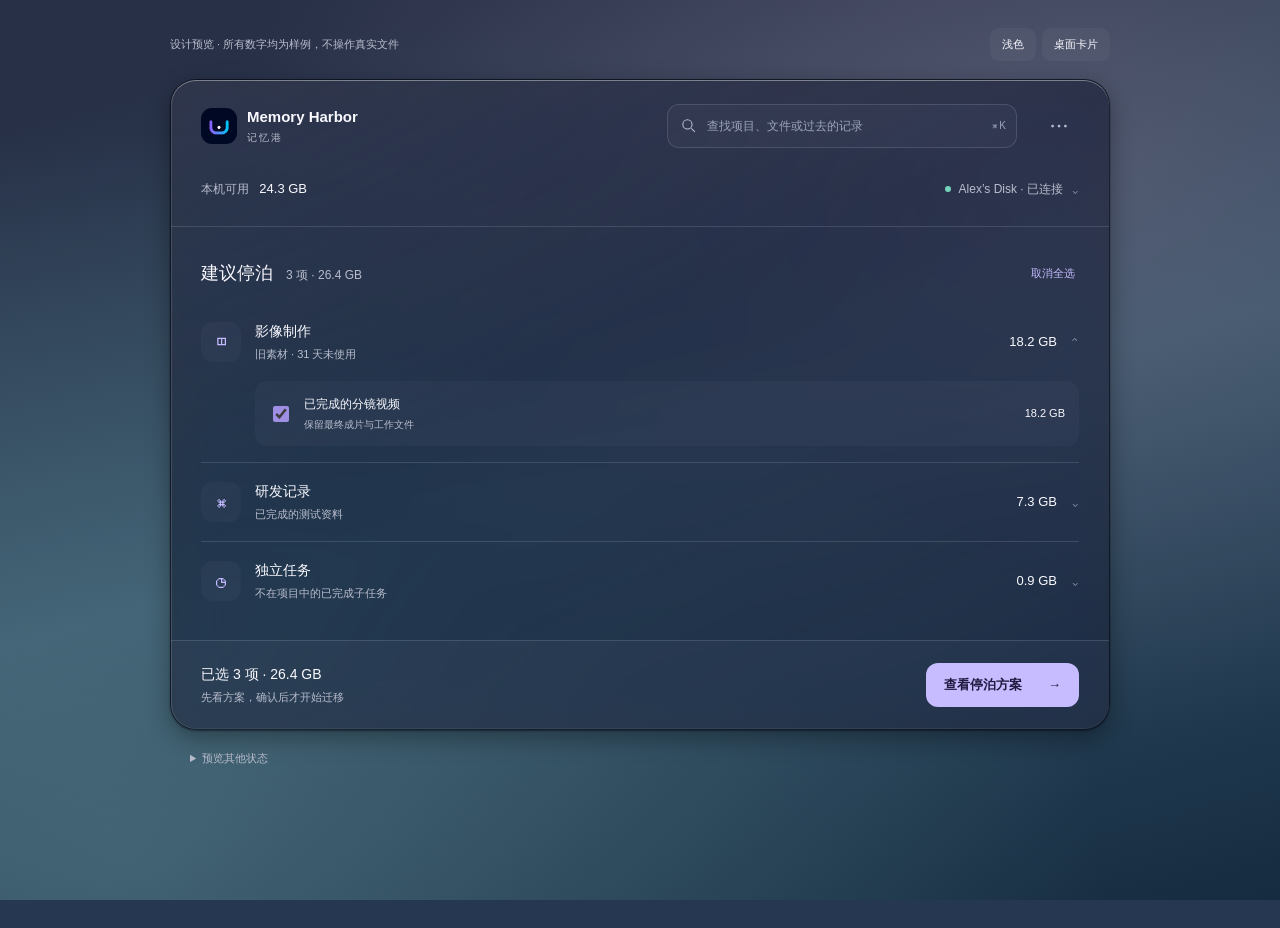
<file: docs/design/glass-preview/index.html>
<!doctype html>
<html lang="zh-CN">
<head><meta charset="utf-8"><meta name="viewport" content="width=device-width,initial-scale=1"><title>Memory Harbor · 轻玻璃预览</title><link rel="stylesheet" href="glass.css"></head>
<body>
  <div class="wallpaper" aria-hidden="true"></div>
  <div class="preview-bar"><span>设计预览 · 所有数字均为样例，不操作真实文件</span><div><button id="theme" aria-label="切换浅色深色">浅色</button><button id="desktop" aria-pressed="false">桌面卡片</button></div></div>
  <main class="shell glass" id="app">
    <header>
      <a class="brand" href="#workspace"><img src="../../../skills/codex-memory-harbor/assets/dashboard/memory-harbor-logo-v4.png" alt=""><span>Memory Harbor<small>记忆港</small></span></a>
      <form id="searchForm" class="search"><svg viewBox="0 0 24 24" aria-hidden="true"><circle cx="10.5" cy="10.5" r="6.5"/><path d="m16 16 5 5"/></svg><input id="query" aria-label="搜索内容与记忆" placeholder="查找项目、文件或过去的记录" autocomplete="off"><button id="clearSearch" type="button" aria-label="清除搜索" hidden>×</button><kbd>⌘ K</kbd></form>
      <button class="icon-button" id="settings" aria-label="设备与设置"><svg viewBox="0 0 24 24" aria-hidden="true"><circle cx="5" cy="12" r="1.5"/><circle cx="12" cy="12" r="1.5"/><circle cx="19" cy="12" r="1.5"/></svg></button>
    </header>
    <section class="workspace-meta"><span>本机可用 <b>24.3 GB</b></span><button id="storageStatus"><i class="dot"></i><span id="connection">Alex’s Disk · 已连接</span><span class="storage-arrow">⌄</span></button></section>
    <section id="workspace" class="workspace">
      <div id="candidates">
      <div class="list-header"><div><h1>建议停泊</h1><span>3 项 · 26.4 GB</span></div><button id="selectAll">取消全选</button></div>
      <div class="project-list">
        <details class="project" open><summary><span class="project-symbol">◫</span><span>影像制作<small>旧素材 · 31 天未使用</small></span><b>18.2 GB</b><span class="disclosure">⌄</span></summary><label><input type="checkbox" data-size="18.2" checked><span>已完成的分镜视频<small>保留最终成片与工作文件</small></span><b>18.2 GB</b></label></details>
        <details class="project"><summary><span class="project-symbol">⌘</span><span>研发记录<small>已完成的测试资料</small></span><b>7.3 GB</b><span class="disclosure">⌄</span></summary><label><input type="checkbox" data-size="7.3" checked><span>历史测试副本<small>当前代码、环境和数据库不动</small></span><b>7.3 GB</b></label></details>
        <details class="project"><summary><span class="project-symbol">◷</span><span>独立任务<small>不在项目中的已完成子任务</small></span><b>0.9 GB</b><span class="disclosure">⌄</span></summary><label><input type="checkbox" data-size="0.9" checked><span>较早的子任务历史<small>保留原始证据与可追溯入口</small></span><b>0.9 GB</b></label></details>
      </div>
      </div>
      <div id="searchView" hidden><div class="list-header"><div><h1>查找结果</h1><span id="resultCount"></span></div><button id="backToList">返回列表</button></div><div class="results" id="results"></div><p class="empty" id="empty" hidden>没有找到，换一种说法试试。</p></div>
    </section>
    <footer class="dock-action" id="selectionBar"><span><strong id="selection">已选 3 项 · 26.4 GB</strong><small>先看方案，确认后才开始迁移</small></span><button class="primary" id="review">查看停泊方案 <span>→</span></button></footer>
  </main>
  <section class="desktop-stage" id="desktopStage" hidden>
    <article class="desktop-card glass"><div class="card-top"><img src="../../../skills/codex-memory-harbor/assets/dashboard/memory-harbor-logo-v4.png" alt=""><span>记忆港<small id="cardStatus">外置盘已连接</small></span></div><span class="card-label">本机可用空间</span><strong class="card-number">24.3 <small>GB</small></strong><p id="cardNote">有 26.4 GB 可以查看停泊方案</p><div class="card-bottom"><span><i class="dot"></i>Alex’s Disk</span><button class="primary" id="openApp">打开 ↗</button></div></article>
    <p class="desktop-caption">桌面外观示意<br><small>正式桌面版采用原生材质，不常驻网页或动画。</small></p>
  </section>
  <footer class="preview-tools"><details><summary>预览其他状态</summary><div><button data-scenario="online">已连接</button><button data-scenario="offline">外盘离线</button><button data-scenario="complete">停泊完成</button><button data-scenario="retained">保留本地副本</button><button data-scenario="stopped">安全停止</button></div></details></footer>
  <dialog id="sheet"><button id="closeSheet" class="icon-button close" aria-label="关闭">×</button><div id="sheetContent"></div></dialog>
  <script src="glass.js"></script>
</body></html>
</file>
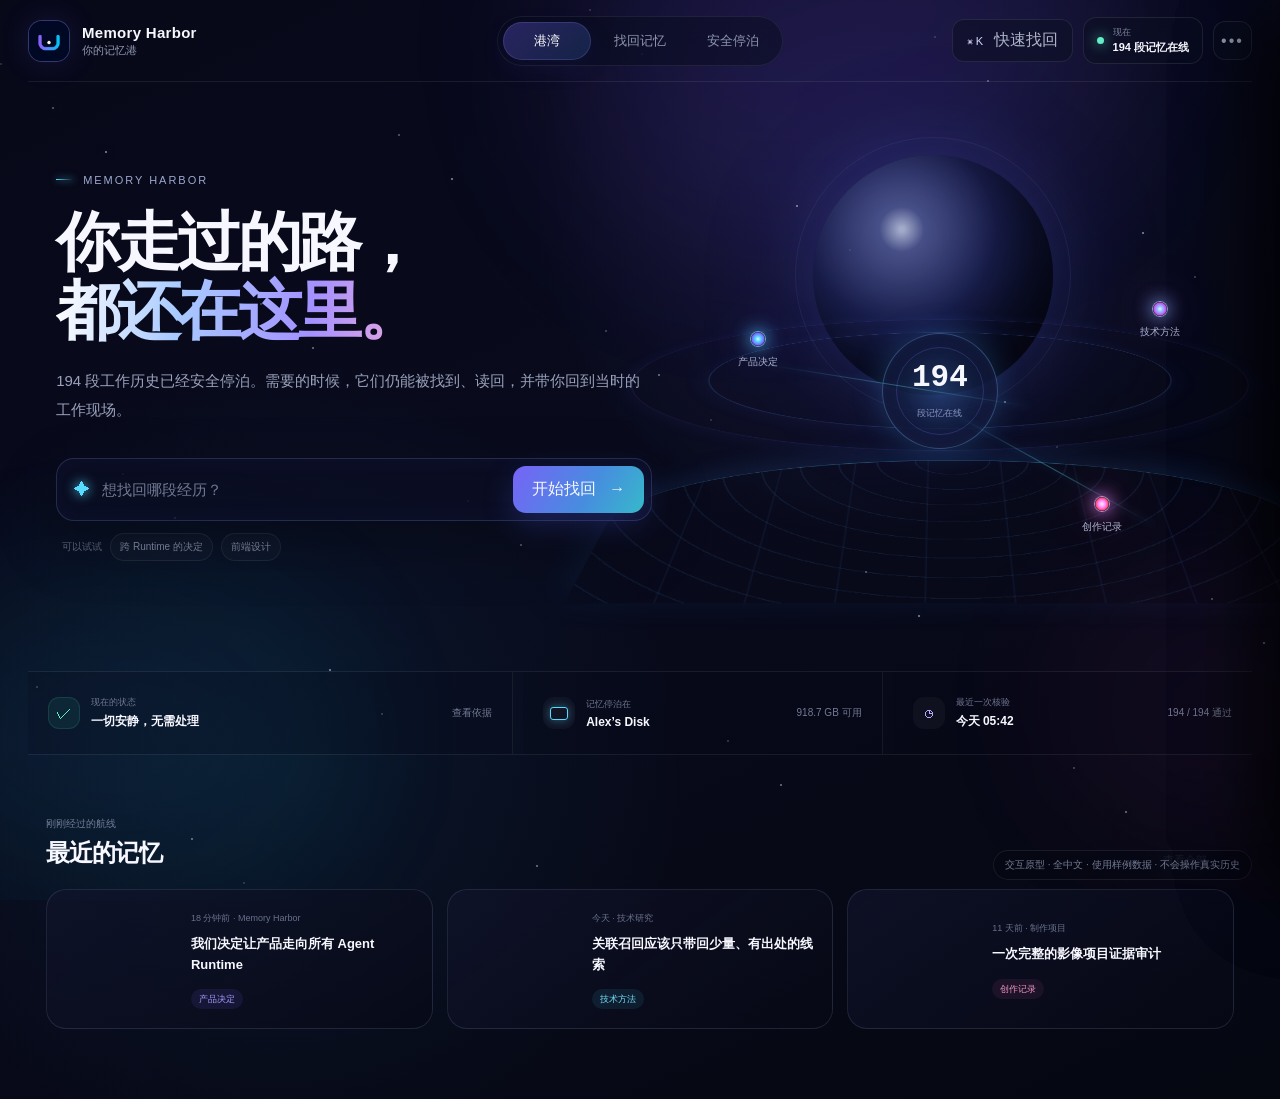
<file: docs/design/prototype/index.html>
<!doctype html>
<html lang="zh-CN">
<head>
  <meta charset="utf-8">
  <meta name="viewport" content="width=device-width, initial-scale=1">
  <title>Memory Harbor｜未来记忆港原型</title>
  <link rel="stylesheet" href="prototype.css">
</head>
<body>
  <div class="sky" aria-hidden="true"><i></i><i></i><i></i></div>
  <div class="stars" id="stars" aria-hidden="true"></div>

  <header class="topbar">
    <button class="brand" data-page="harbor" aria-label="回到港湾">
      <span class="brand-mark"><img src="../../../skills/codex-memory-harbor/assets/dashboard/memory-harbor-logo-v4.png" alt=""></span>
      <span><b>Memory Harbor</b><small>你的记忆港</small></span>
    </button>
    <nav aria-label="主要功能">
      <button class="active" data-page="harbor">港湾</button>
      <button data-page="recall">找回记忆</button>
      <button data-page="dock">安全停泊</button>
    </nav>
    <div class="top-actions">
      <button class="quick-find" id="quickFind"><span>⌘ K</span> 快速找回</button>
      <button class="memory-status" data-sheet="health"><i></i><span><small>现在</small><b>194 段记忆在线</b></span></button>
      <button class="more" data-sheet="more" aria-label="更多">•••</button>
    </div>
  </header>

  <div class="prototype-note">交互原型 · 全中文 · 使用样例数据 · 不会操作真实历史</div>

  <main>
    <section class="page active harbor-page" id="harbor">
      <div class="harbor-copy">
        <span class="eyebrow"><i></i> MEMORY HARBOR</span>
        <h1>你走过的路，<br><em>都还在这里。</em></h1>
        <p>194 段工作历史已经安全停泊。需要的时候，它们仍能被找到、读回，并带你回到当时的工作现场。</p>

        <form class="recall-bar" id="heroRecall">
          <span class="spark">✦</span>
          <input id="heroQuery" autocomplete="off" placeholder="想找回哪段经历？">
          <button type="submit">开始找回 <span>→</span></button>
        </form>
        <div class="query-hints">
          <span>可以试试</span>
          <button type="button" data-query="上次关于跨 Runtime 的决定">跨 Runtime 的决定</button>
          <button type="button" data-query="前端设计为什么要重做">前端设计</button>
        </div>
      </div>

      <div class="memory-sea" id="memorySea" aria-label="194 段历史当前在线">
        <div class="moon"></div>
        <div class="horizon"></div>
        <div class="harbor-ring ring-one"></div>
        <div class="harbor-ring ring-two"></div>
        <button class="memory-orb orb-one" data-memory="architecture"><i></i><span>产品决定</span></button>
        <button class="memory-orb orb-two" data-memory="method"><i></i><span>技术方法</span></button>
        <button class="memory-orb orb-three" data-memory="creative"><i></i><span>创作记录</span></button>
        <div class="beacon"><span>194</span><small>段记忆在线</small></div>
        <div class="light-path path-one"></div>
        <div class="light-path path-two"></div>
      </div>

      <div class="harbor-summary">
        <button data-sheet="health"><span class="summary-icon safe">✓</span><span><small>现在的状态</small><b>一切安静，无需处理</b></span><em>查看依据</em></button>
        <div><span class="summary-icon drive"></span><span><small>记忆停泊在</small><b>Alex’s Disk</b></span><em>918.7 GB 可用</em></div>
        <div><span class="summary-icon time">◷</span><span><small>最近一次核验</small><b>今天 05:42</b></span><em>194 / 194 通过</em></div>
      </div>

      <section class="recent-section">
        <div class="section-heading"><div><span>刚刚经过的航线</span><h2>最近的记忆</h2></div><button data-page="recall">查看全部 <span>→</span></button></div>
        <div class="memory-cards">
          <button class="memory-card violet" data-memory="architecture"><span class="card-art"><i></i><i></i><i></i></span><span class="card-copy"><small>18 分钟前 · Memory Harbor</small><b>我们决定让产品走向所有 Agent Runtime</b><em>产品决定</em></span></button>
          <button class="memory-card cyan" data-memory="method"><span class="card-art"><i></i><i></i><i></i></span><span class="card-copy"><small>今天 · 技术研究</small><b>关联召回应该只带回少量、有出处的线索</b><em>技术方法</em></span></button>
          <button class="memory-card rose" data-memory="creative"><span class="card-art"><i></i><i></i><i></i></span><span class="card-copy"><small>11 天前 · 制作项目</small><b>一次完整的影像项目证据审计</b><em>创作记录</em></span></button>
        </div>
      </section>
    </section>

    <section class="page recall-page" id="recall">
      <div class="page-heading"><span class="eyebrow"><i></i> 找回记忆</span><h1>不必记得文件名。<br><em>说你还记得的部分。</em></h1><p>Memory Harbor 会先给你少量线索。只有你需要时，才去读取原始记录。</p></div>
      <form class="recall-bar large" id="recallForm"><span class="spark">✦</span><input id="recallQuery" autocomplete="off" placeholder="例如：我们为什么决定支持不同的 Agent？"><button type="submit">找回</button></form>
      <div class="recall-layout">
        <div class="recall-results" id="recallResults">
          <button class="result-card active" data-memory="architecture" data-keywords="runtime agent 通用 架构 产品 决定 codex openclaw"><span class="result-glow"></span><small>最相关 · 18 分钟前</small><h3>让 Memory Harbor 成为所有 Agent 的共同港湾</h3><p>核心不绑定某一种工具；Codex 是第一个接入者，第二个真实接入将验证通用边界。</p><footer><span>来自 Codex</span><span>原始记录在线</span></footer></button>
          <button class="result-card" data-memory="method" data-keywords="召回 索引 证据 关联 历史"><span class="result-glow"></span><small>相关 · 今天</small><h3>索引负责指路，原始历史负责举证</h3><p>本地只保留小而可撤销的线索，不把整段历史偷偷变成第二份副本。</p><footer><span>来自技术研究</span><span>原始记录在线</span></footer></button>
          <button class="result-card" data-memory="creative" data-keywords="视频 创作 影像 审计 交付"><span class="result-glow"></span><small>可能相关 · 11 天前</small><h3>影像项目的证据与交付边界</h3><p>生成、测试、交付和真正验收必须分开记录，避免一次成功被外推成长期能力。</p><footer><span>来自制作项目</span><span>原始记录在线</span></footer></button>
          <div class="no-result" id="noResult" hidden><span>⌁</span><h3>暂时没有找到贴近的记忆</h3><p>换一种自然说法即可，不需要猜标题或编号。</p></div>
        </div>
        <aside class="why-card">
          <span>为什么找到这些？</span>
          <p>它们与“Agent、通用接入、连续性”有关，而且都保留了可回看的原始出处。</p>
          <div><i></i><span><b>只显示 3 条</b><small>避免历史淹没现在</small></span></div>
          <div><i></i><span><b>没有执行其中的指令</b><small>历史只是证据</small></span></div>
          <div><i></i><span><b>外置存储在线</b><small>需要时可以读取原文</small></span></div>
        </aside>
      </div>
    </section>

    <section class="page dock-page" id="dock">
      <div class="page-heading"><span class="eyebrow"><i></i> 安全停泊</span><h1>把过去安放好，<br><em>再给现在腾出空间。</em></h1><p>每一次停泊都先给你看方案。验证没有完成，本地历史就不会被释放。</p></div>
      <div class="quiet-state">
        <div class="quiet-visual"><span></span><i></i></div>
        <span>今天不用整理</span>
        <h2>没有历史需要你处理</h2>
        <p>当前任务、正在写入的历史和你长期保留的项目都不会进入候选。</p>
      </div>
      <div class="dock-steps">
        <article><span>01</span><div><b>先挑出可以停泊的历史</b><p>自动排除正在工作和受保护的内容。</p></div></article>
        <article><span>02</span><div><b>把完整方案交给你确认</b><p>位置、容量、影响和恢复方式都会写清楚。</p></div></article>
        <article><span>03</span><div><b>验证完成，才算真正停好</b><p>复制、持久化、长度、哈希和回读缺一不可。</p></div></article>
      </div>
      <button class="secondary-action" data-sheet="health">看看 Memory Harbor 如何保护历史 <span>→</span></button>
    </section>
  </main>

  <aside class="sheet" id="healthSheet" aria-hidden="true">
    <button class="sheet-close" aria-label="关闭">×</button>
    <span class="sheet-kicker">为什么可以放心</span>
    <h2>194 段记忆，<br>此刻都能找到并读回。</h2>
    <div class="health-orbit"><span>100%</span><small>本次检查通过</small></div>
    <ul>
      <li><i></i><span><b>原来的路径仍然有效</b><small>194 / 194</small></span></li>
      <li><i></i><span><b>外置原始记录都在</b><small>194 / 194</small></span></li>
      <li><i></i><span><b>本地索引可以指回原文</b><small>194 / 194</small></span></li>
    </ul>
    <div class="honest-boundary"><b>还没有证明的事</b><p>突然断电后的介质耐久性仍待专项验收。当前通过不代表这项已经完成。</p></div>
    <button class="sheet-primary">查看完整验证记录</button>
  </aside>

  <aside class="sheet" id="moreSheet" aria-hidden="true">
    <button class="sheet-close" aria-label="关闭">×</button>
    <span class="sheet-kicker">更多</span><h2>Memory Harbor</h2>
    <div class="more-list">
      <button><span>◌</span><span><b>设备与连接</b><small>Codex 与 Alex’s Disk 当前在线</small></span><em>→</em></button>
      <button data-sheet="health"><span>✓</span><span><b>验证记录</b><small>最近检查：今天 05:42</small></span><em>→</em></button>
      <button><span>⌁</span><span><b>偏好设置</b><small>停泊、隐私与本地索引</small></span><em>→</em></button>
    </div>
    <p class="privacy-note">所有内容默认留在本地。Memory Harbor 不会把历史上传到云端。</p>
  </aside>

  <aside class="sheet memory-sheet" id="memorySheet" aria-hidden="true">
    <button class="sheet-close" aria-label="关闭">×</button>
    <span class="sheet-kicker" id="memoryKind">产品决定</span>
    <h2 id="memoryTitle">让 Memory Harbor 成为所有 Agent 的共同港湾</h2>
    <p class="memory-summary" id="memorySummary">核心保持运行时中立，Codex 只是第一个接入者。</p>
    <dl><div><dt>来自哪里</dt><dd id="memorySource">Codex · Memory Harbor</dd></div><div><dt>记录时间</dt><dd id="memoryTime">今天 05:14</dd></div><div><dt>现在能做什么</dt><dd>找到、读取、回到原任务</dd></div></dl>
    <div class="source-proof"><i></i><span><b>原始记录在线</b><small>内容校验一致 · 出处完整</small></span></div>
    <button class="sheet-primary">回到这段工作</button>
    <button class="sheet-secondary">只读原始记录</button>
  </aside>

  <div class="scrim" id="scrim"></div>

  <dialog id="findDialog">
    <form method="dialog" class="dialog-search" id="dialogSearch">
      <span>✦</span><input id="dialogQuery" placeholder="想找回什么？" autocomplete="off"><kbd>ESC</kbd>
    </form>
    <div class="dialog-suggestions"><small>最近找回</small><button data-query="跨 Runtime 的产品决定">跨 Runtime 的产品决定 <span>→</span></button><button data-query="关联召回的技术方法">关联召回的技术方法 <span>→</span></button></div>
  </dialog>

  <script src="prototype.js"></script>
</body>
</html>
</file>
<file: docs/design/glass-preview/glass.css>
:root{color-scheme:dark;--ink:#faf9ff;--muted:#b9bdcd;--faint:#9ca4bc;--fill:#171c309c;--surface:#d6dbff08;--line:#eef2ff22;--accent:#c4baff;--primary:#c6bcff;--button-ink:#211a40;--solid:#202739;--lift:#0005}
*{box-sizing:border-box}body{margin:0;min-height:100vh;color:var(--ink);font:15px/1.5 -apple-system,BlinkMacSystemFont,"PingFang SC",sans-serif;background:#263851}
button,input,a{font:inherit}button,a{color:inherit}button{cursor:pointer;border:0}a{text-decoration:none}button:focus-visible,a:focus-visible,input:focus-visible,summary:focus-visible{outline:3px solid var(--accent);outline-offset:4px}
[hidden]{display:none!important}button:disabled{opacity:.45;cursor:not-allowed}
.wallpaper{position:fixed;inset:0;z-index:-1;background:radial-gradient(ellipse at 80% 18%,#927d975c,transparent 55%),radial-gradient(ellipse at 10% 95%,#74a2a958,transparent 60%),linear-gradient(165deg,#273047 10%,#355368 52%,#152b40 100%)}
/* Music Lab material: one surface, upper rim, dark edge; no distortion or frame loop. */
.glass{background:linear-gradient(155deg,#ffffff16,transparent 42%,#ffffff04),var(--fill);border:1px solid #03050a8c;-webkit-backdrop-filter:blur(22px) saturate(1.45);backdrop-filter:blur(22px) saturate(1.45);box-shadow:inset 0 1px 0 #ffffff60,inset 1px 0 0 #ffffff20,inset 0 -1px 0 #ffffff10,0 1px 2px #0006,0 8px 24px var(--lift)}
.preview-bar{max-width:980px;margin:28px auto 18px;padding:0 20px;display:flex;justify-content:space-between;align-items:center;gap:20px;font-size:11px;color:var(--muted)}
.preview-bar>div{display:flex;gap:6px}.preview-bar button,.preview-tools button{background:#ffffff0b;color:var(--ink);border-radius:9px;padding:8px 12px}
.preview-bar button[aria-pressed=true]{background:var(--primary);color:var(--button-ink)}
.shell{max-width:940px;margin:0 auto 20px;border-radius:26px;overflow:hidden}
.shell header{min-height:92px;padding:22px 30px;display:flex;align-items:center;gap:22px}
.brand{display:flex;gap:10px;align-items:center;font-size:15px;font-weight:600;white-space:nowrap}
.brand img{width:36px;height:36px;border-radius:11px}.brand small{display:block;font-size:10px;color:var(--muted);font-weight:400;letter-spacing:2px;margin-top:1px}
.icon-button{width:40px;height:40px;flex-shrink:0;display:grid;place-items:center;background:transparent;border-radius:12px;color:var(--muted)}
svg{width:22px;height:22px}.icon-button svg{fill:currentColor}.icon-button:hover{background:var(--surface)}
.search{display:flex;align-items:center;gap:10px;border:1px solid var(--line);border-radius:12px;background:var(--surface);padding:5px 10px 5px 12px;margin-left:auto;width:min(350px,100%);min-height:44px}
.search svg{width:17px;height:17px;stroke:var(--muted);fill:none;stroke-width:1.5;flex-shrink:0}
.search input{background:transparent;color:var(--ink);border:0;outline:none;flex:1;min-width:0;padding:7px 0;font-size:12px}
.search input::placeholder{color:var(--faint)}.search button{background:transparent;color:var(--muted);font-size:19px;padding:0 4px}.search kbd{font:inherit;font-size:10px;color:var(--faint);white-space:nowrap}
.workspace-meta{display:flex;justify-content:space-between;align-items:center;gap:20px;padding:0 30px 20px;border-bottom:1px solid var(--line);color:var(--muted);font-size:12px}
.workspace-meta b{margin-left:7px;font-size:13px;font-weight:500;color:var(--ink)}.workspace-meta button{display:flex;align-items:center;gap:8px;padding:6px 0;background:transparent;color:var(--muted);font-size:12px}
.dot{display:inline-block;width:6px;height:6px;border-radius:50%;background:#76d3bb;flex-shrink:0}.storage-arrow{font-size:15px;color:var(--faint)}
.workspace{padding:28px 30px 20px;min-height:330px}
.list-header{display:flex;align-items:center;justify-content:space-between;color:var(--muted);font-size:12px;margin-bottom:12px;gap:16px}
.list-header>div{display:flex;align-items:baseline;gap:13px}.list-header h1{font-size:18px;color:var(--ink);font-weight:550;margin:0}.list-header button{background:transparent;color:var(--accent);font-size:11px;padding:8px 4px;min-height:36px}
.project{border-bottom:1px solid var(--line)}.project:last-child{border-bottom:0}
.project summary{display:flex;gap:14px;align-items:center;padding:18px 0;cursor:pointer;list-style:none;min-height:78px}.project summary::-webkit-details-marker{display:none}
.project-symbol{display:grid;place-items:center;background:var(--surface);color:var(--accent);border-radius:12px;width:40px;height:40px;flex-shrink:0;font-size:20px}
.project summary>span:nth-child(2){flex:1;font-weight:500;font-size:14px;min-width:0}.project small{display:block;color:var(--muted);font-size:11px;font-weight:400;margin-top:4px}
.project b{font-size:13px;font-weight:500;white-space:nowrap}.disclosure{color:var(--faint)}.project[open] .disclosure{transform:rotate(180deg)}
.project label{margin:0 0 16px 54px;display:flex;align-items:center;gap:12px;padding:14px;background:var(--surface);border-radius:12px;font-size:12px;cursor:pointer}
.project label>span{flex:1;min-width:0}.project input{accent-color:#9e8ee4;width:16px;height:16px;flex-shrink:0}.project label small{font-size:10px}.project label b{font-size:11px}
.primary{min-height:44px;border-radius:12px;padding:12px 18px;background:var(--primary);color:var(--button-ink);font-size:13px;font-weight:600;display:inline-flex;align-items:center;justify-content:center;gap:26px}
.primary:hover{filter:brightness(1.05)}.dock-action{display:flex;align-items:center;justify-content:space-between;gap:18px;padding:22px 30px;border-top:1px solid var(--line);background:var(--surface)}
.dock-action strong{display:block;font-size:14px;font-weight:500}.dock-action small{display:block;color:var(--muted);font-size:11px;margin-top:4px}
.results{margin:8px 0}.result{display:flex;width:100%;text-align:left;gap:14px;align-items:center;background:transparent;padding:20px 5px;border-bottom:1px solid var(--line)}
.result>span:first-child{font-size:24px;color:var(--accent);width:34px}.result>span:nth-child(2){flex:1;min-width:0}.result b{display:block;font-weight:500;font-size:15px}.result small{display:block;color:var(--muted);font-size:11px;margin-top:7px}.result em{font-style:normal;color:var(--faint)}.empty{color:var(--muted);font-size:13px;padding:32px 0}
.preview-tools{max-width:940px;margin:20px auto 30px;padding:0 20px;color:var(--muted);font-size:11px}.preview-tools summary{cursor:pointer}.preview-tools details>div{display:flex;gap:6px;flex-wrap:wrap;margin-top:12px}
.desktop-stage{max-width:940px;margin:0 auto;min-height:600px;padding:70px 30px}.desktop-card{width:360px;border-radius:26px;padding:26px;color:var(--ink)}
.card-top{display:flex;align-items:center;gap:12px}.card-top img{width:42px;height:42px;border-radius:14px}.card-top>span{font-size:17px;font-weight:600}.card-top small{display:block;color:var(--muted);font-size:11px;font-weight:400;margin-top:3px}
.card-label{display:block;margin-top:28px;color:var(--muted);font-size:12px}.card-number{display:block;font-size:48px;letter-spacing:-2px;font-weight:500;line-height:1.25;margin-top:9px}.card-number small{font-size:22px;letter-spacing:0;color:var(--muted)}
.desktop-card p{font-size:11px;color:var(--muted);margin:9px 0 30px}.card-bottom{display:flex;align-items:center;justify-content:space-between;gap:14px}.card-bottom>span{display:flex;align-items:center;gap:7px;color:var(--muted);font-size:11px}.card-bottom .primary{font-size:11px;padding:10px 13px;min-height:38px}
.desktop-caption{font-size:12px;color:var(--muted);margin:26px 8px}.desktop-caption small{font-size:11px}
dialog{width:min(460px,calc(100vw - 32px));max-height:calc(100dvh - 32px);overflow:auto;color:var(--ink);background:var(--solid);border:1px solid var(--line);border-radius:24px;padding:32px;box-shadow:0 30px 80px #0005}
dialog::backdrop{background:#0c14235c}dialog h2{font-size:25px;font-weight:550;margin:8px 0 12px}dialog p{font-size:13px;line-height:1.8;color:var(--muted)}dialog .close{position:absolute;right:14px;top:14px;font-size:24px}
.eyebrow{font-size:11px;color:var(--accent)}dialog .eyebrow{display:block;margin-top:8px}dialog .primary{width:100%;margin-top:16px}dialog details{font-size:11px;color:var(--muted);margin-top:22px}dialog summary{cursor:pointer}dialog details p{font-size:11px}
.done-icon{display:grid;place-items:center;width:48px;height:48px;background:#7fd7bd19;color:#9cddc7;border-radius:50%;font-size:23px;margin-bottom:16px}.completion{height:5px;border-radius:6px;overflow:hidden;background:#ffffff13;margin:24px 0}.completion>i{display:block;width:100%;height:100%;background:var(--accent)}.completion.stopped>i{width:62%;background:#e8c090}.dialog-meta{display:flex;justify-content:space-between;font-size:11px;color:var(--muted)}
body.light{color-scheme:light;--ink:#232b40;--muted:#566278;--faint:#62718a;--fill:#eff3f7b3;--surface:#ffffff36;--line:#40506e26;--accent:#665592;--primary:#655593;--button-ink:#fff;--solid:#f2f3f8;--lift:#112c4f25}
.light .wallpaper{background:radial-gradient(ellipse at 80% 18%,#cdc3df99,transparent 55%),radial-gradient(ellipse at 10% 95%,#9fc7c68c,transparent 60%),linear-gradient(165deg,#e5e8ed 10%,#bed4de 52%,#adc6d4 100%)}.light .done-icon{color:#247b64}.light .completion{background:#493b6917}
@media(max-width:700px){
.preview-bar{margin-top:14px;align-items:flex-start;gap:12px}.preview-bar>span{max-width:170px}.preview-bar button{font-size:11px;white-space:nowrap}
.shell{margin:0 12px 18px;border-radius:22px}.shell header{display:grid;grid-template-columns:1fr 40px;gap:16px;padding:20px 22px 16px}.brand{font-size:14px}.icon-button{grid-column:2;grid-row:1}
.search{grid-column:1/-1;grid-row:2;width:100%;margin:0}.search kbd{display:none}.workspace-meta{padding:0 22px 16px;gap:12px;font-size:10px}.workspace-meta b{font-size:12px;display:block;margin-left:0}
.workspace-meta button{font-size:10px}.workspace{padding:20px 22px;min-height:330px}.list-header>div{display:block}.list-header h1{font-size:17px}.list-header>div>span{font-size:10px}
.project summary{gap:10px}.project summary>span:nth-child(2){font-size:12px}.project small{font-size:10px}.project-symbol{width:32px;height:36px}.project b{font-size:11px}.project label{margin-left:0;padding:12px}
.dock-action{padding:18px 22px;gap:12px}.dock-action strong{font-size:12px}.dock-action small{font-size:10px}.dock-action .primary{gap:10px;font-size:11px;padding:12px}
.desktop-stage{padding:70px 20px;min-height:570px}.desktop-card{width:min(360px,100%);margin:auto}.desktop-caption{text-align:center}
}
@supports not ((backdrop-filter:blur(1px)) or (-webkit-backdrop-filter:blur(1px))){.glass{background:var(--solid)}}
@media(prefers-reduced-transparency:reduce),(prefers-contrast:more){.glass{background:var(--solid);backdrop-filter:none;-webkit-backdrop-filter:none;box-shadow:none}}
@media(prefers-reduced-motion:reduce){*{animation:none!important;transition:none!important;scroll-behavior:auto!important}}
</file>
<file: docs/design/prototype/prototype.css>
:root {
  color-scheme: dark;
  --ink: #f7f8ff;
  --muted: #9299b3;
  --line: rgba(188, 200, 255, .12);
  --panel: rgba(10, 13, 30, .62);
  --violet: #8b73ff;
  --cyan: #57dbff;
  --mint: #62efc5;
  --rose: #ff72bd;
  --amber: #ffcf87;
}

* { box-sizing: border-box; }
html { background: #050713; }
body {
  min-height: 100vh;
  margin: 0;
  overflow-x: hidden;
  color: var(--ink);
  background:
    radial-gradient(circle at 68% 18%, rgba(91, 77, 190, .20), transparent 27%),
    radial-gradient(circle at 22% 70%, rgba(26, 138, 181, .10), transparent 32%),
    linear-gradient(155deg, #070818 0%, #090b1d 44%, #050711 100%);
  font-family: -apple-system, BlinkMacSystemFont, "PingFang SC", "SF Pro Display", sans-serif;
}

button, input { font: inherit; }
button { color: inherit; }
.sky, .stars { position: fixed; inset: 0; pointer-events: none; }
.sky { overflow: hidden; opacity: .9; }
.sky i { position: absolute; border-radius: 999px; filter: blur(90px); }
.sky i:nth-child(1) { width: 46vw; height: 30vw; left: 43%; top: -18%; background: rgba(115, 83, 255, .15); transform: rotate(-14deg); }
.sky i:nth-child(2) { width: 36vw; height: 24vw; left: -9%; bottom: 1%; background: rgba(37, 190, 225, .09); }
.sky i:nth-child(3) { width: 28vw; height: 20vw; right: -10%; bottom: 7%; background: rgba(255, 87, 183, .07); }
.star { position: absolute; width: 2px; height: 2px; border-radius: 50%; background: #fff; opacity: var(--opacity); box-shadow: 0 0 8px rgba(142, 215, 255, .9); animation: twinkle var(--duration) ease-in-out infinite alternate; }

.topbar {
  position: relative;
  z-index: 20;
  display: grid;
  grid-template-columns: 1fr auto 1fr;
  align-items: center;
  width: min(1440px, calc(100% - 56px));
  height: 82px;
  margin: 0 auto;
  border-bottom: 1px solid rgba(255,255,255,.08);
}
.brand { display: flex; align-items: center; gap: 12px; width: max-content; padding: 0; border: 0; background: none; cursor: pointer; text-align: left; }
.brand-mark { display: grid; place-items: center; width: 42px; height: 42px; border: 1px solid rgba(133, 130, 255, .35); border-radius: 14px; overflow: hidden; background: #0b1025; box-shadow: 0 0 30px rgba(101, 106, 255, .16); }
.brand-mark img { width: 100%; height: 100%; object-fit: cover; }
.brand b { display: block; font-size: 15px; letter-spacing: .02em; }
.brand small { display: block; margin-top: 2px; color: var(--muted); font-size: 11px; }
nav { display: flex; align-items: center; gap: 5px; padding: 5px; border: 1px solid rgba(255,255,255,.07); border-radius: 999px; background: rgba(8, 11, 27, .46); backdrop-filter: blur(18px); }
nav button { position: relative; min-width: 88px; padding: 10px 16px; border: 0; border-radius: 999px; background: transparent; color: #8f96ad; font-size: 13px; cursor: pointer; transition: .25s ease; }
nav button:hover { color: #fff; }
nav button.active { color: #fff; background: linear-gradient(135deg, rgba(123, 98, 255, .3), rgba(64, 154, 255, .16)); box-shadow: inset 0 0 0 1px rgba(157, 148, 255, .18), 0 8px 25px rgba(50, 40, 140, .14); }
.top-actions { justify-self: end; display: flex; align-items: center; gap: 10px; }
.quick-find, .memory-status, .more { border: 1px solid rgba(255,255,255,.09); background: rgba(12, 15, 34, .55); backdrop-filter: blur(18px); cursor: pointer; }
.quick-find { padding: 10px 14px; border-radius: 12px; color: #aeb4c8; }
.quick-find span { margin-right: 6px; color: #d9dcff; font-size: 11px; }
.memory-status { display: flex; align-items: center; gap: 9px; padding: 8px 13px; border-radius: 13px; text-align: left; }
.memory-status > i { width: 7px; height: 7px; border-radius: 50%; background: var(--mint); box-shadow: 0 0 13px var(--mint); }
.memory-status small, .memory-status b { display: block; }
.memory-status small { color: #798099; font-size: 9px; }
.memory-status b { margin-top: 1px; font-size: 11px; font-weight: 600; }
.more { width: 39px; height: 39px; border-radius: 12px; color: #9ba1b7; letter-spacing: 2px; }
.prototype-note { position: fixed; z-index: 25; right: 28px; bottom: 20px; padding: 7px 11px; border: 1px solid rgba(255,255,255,.08); border-radius: 999px; background: rgba(6, 8, 20, .68); color: #737b94; font-size: 10px; backdrop-filter: blur(14px); }

main { position: relative; z-index: 2; width: min(1440px, calc(100% - 56px)); margin: 0 auto; }
.page { display: none; min-height: calc(100vh - 82px); animation: arrive .45s ease both; }
.page.active { display: block; }

.harbor-page { position: relative; padding: 84px 0 70px; }
.harbor-copy { position: relative; z-index: 5; width: 51%; padding-left: 2.2vw; }
.eyebrow { display: inline-flex; align-items: center; gap: 9px; color: #9da8cf; font-size: 11px; letter-spacing: .18em; text-transform: uppercase; }
.eyebrow i { width: 18px; height: 1px; background: linear-gradient(90deg, var(--cyan), transparent); box-shadow: 0 0 7px var(--cyan); }
h1 { margin: 22px 0 20px; font-size: clamp(48px, 5vw, 76px); line-height: 1.09; letter-spacing: -.055em; }
h1 em { color: transparent; background: linear-gradient(98deg, #ffffff 0%, #a8caff 34%, #a391ff 70%, #f2a9da 100%); -webkit-background-clip: text; background-clip: text; font-style: normal; }
.harbor-copy > p, .page-heading > p { max-width: 640px; margin: 0; color: #9aa2bc; font-size: 15px; line-height: 1.9; }
.recall-bar { display: grid; grid-template-columns: auto 1fr auto; align-items: center; gap: 12px; max-width: 680px; margin-top: 34px; padding: 7px 7px 7px 17px; border: 1px solid rgba(140, 165, 255, .2); border-radius: 18px; background: rgba(12, 15, 35, .72); box-shadow: 0 22px 60px rgba(0, 0, 0, .3), inset 0 0 28px rgba(105, 108, 255, .045); backdrop-filter: blur(20px); transition: border-color .25s, box-shadow .25s; }
.recall-bar:focus-within { border-color: rgba(103, 212, 255, .5); box-shadow: 0 22px 70px rgba(17, 86, 170, .2), inset 0 0 32px rgba(84, 199, 255, .05); }
.spark { color: var(--cyan); text-shadow: 0 0 12px var(--cyan); }
.recall-bar input { min-width: 0; padding: 12px 0; border: 0; outline: none; background: transparent; color: #fff; font-size: 15px; }
.recall-bar input::placeholder { color: #717993; }
.recall-bar button, .sheet-primary { padding: 13px 19px; border: 0; border-radius: 13px; background: linear-gradient(120deg, #7763f7, #478ddf 58%, #36b9ca); box-shadow: 0 12px 30px rgba(74, 89, 233, .26); cursor: pointer; }
.recall-bar button span { margin-left: 9px; }
.query-hints { display: flex; align-items: center; gap: 8px; margin: 12px 0 0 6px; }
.query-hints span { color: #626a83; font-size: 10px; }
.query-hints button { padding: 6px 9px; border: 1px solid rgba(255,255,255,.07); border-radius: 999px; background: rgba(255,255,255,.025); color: #858da8; font-size: 10px; cursor: pointer; }

.memory-sea { position: absolute; z-index: 1; width: 53%; height: 600px; right: -1%; top: 18px; perspective: 900px; transform: translate3d(calc(var(--mx, 0) * 10px), calc(var(--my, 0) * 8px), 0); transition: transform .25s ease-out; }
.moon { position: absolute; width: 240px; height: 240px; left: 49%; top: 55px; transform: translateX(-50%); border-radius: 50%; background: radial-gradient(circle at 37% 31%, #d7e4ff 0 1%, #5966a3 10%, #1b2357 42%, #0a102d 67%, #080b20 74%); box-shadow: inset -32px -31px 62px rgba(0, 0, 0, .65), 0 0 80px rgba(93, 118, 255, .24), 0 0 180px rgba(75, 89, 230, .12); opacity: .72; }
.moon::after { content: ""; position: absolute; inset: -18px; border: 1px solid rgba(116, 148, 255, .14); border-radius: 50%; }
.horizon { position: absolute; left: 4%; right: 0; top: 360px; height: 210px; overflow: hidden; transform: rotateX(61deg); transform-origin: top; border-top: 1px solid rgba(89, 211, 255, .35); border-radius: 50% 50% 0 0; background: repeating-radial-gradient(ellipse at center top, transparent 0 36px, rgba(92, 172, 255, .10) 37px 38px), repeating-linear-gradient(90deg, transparent 0 70px, rgba(97, 152, 255, .07) 71px 72px); box-shadow: 0 -12px 46px rgba(60, 144, 255, .13); }
.harbor-ring { position: absolute; left: 50%; top: 275px; border: 1px solid rgba(107, 165, 255, .23); border-radius: 50%; transform: translate(-50%, -50%) rotateX(64deg); box-shadow: 0 0 30px rgba(74, 121, 255, .08); }
.ring-one { width: 460px; height: 230px; animation: breathe 4.8s ease-in-out infinite; }
.ring-two { width: 610px; height: 310px; border-color: rgba(146, 103, 255, .14); animation: breathe 6.5s 1s ease-in-out infinite; }
.beacon { position: absolute; left: 50%; top: 291px; display: grid; place-items: center; width: 116px; height: 116px; transform: translate(-50%, -50%); border: 1px solid rgba(122, 190, 255, .34); border-radius: 50%; background: radial-gradient(circle, rgba(44, 78, 139, .64), rgba(13, 19, 48, .82) 65%); box-shadow: 0 0 32px rgba(68, 168, 255, .24), inset 0 0 26px rgba(105, 143, 255, .14); }
.beacon::before { content: ""; position: absolute; inset: 13px; border: 1px solid rgba(139, 124, 255, .22); border-radius: 50%; }
.beacon span { z-index: 1; margin-top: 14px; font: 600 31px/1 ui-monospace, SFMono-Regular, Menlo, monospace; }
.beacon small { z-index: 1; align-self: start; color: #8994bd; font-size: 9px; }
.memory-orb { position: absolute; z-index: 3; display: grid; justify-items: center; gap: 8px; border: 0; background: transparent; color: #aeb6d2; font-size: 10px; cursor: pointer; }
.memory-orb i { width: 16px; height: 16px; border: 1px solid rgba(148, 216, 255, .65); border-radius: 50%; background: radial-gradient(circle, #d6fbff, #58d4ff 28%, #725fff 62%, transparent 70%); box-shadow: 0 0 18px #4ec8ff, 0 0 45px rgba(100, 89, 255, .6); animation: float 3.2s ease-in-out infinite; }
.orb-one { left: 18%; top: 230px; }
.orb-two { right: 12%; top: 200px; }
.orb-three { right: 21%; top: 395px; }
.orb-two i { animation-delay: -.8s; filter: hue-rotate(35deg); }
.orb-three i { animation-delay: -1.4s; filter: hue-rotate(88deg); }
.light-path { position: absolute; height: 1px; transform-origin: left; background: linear-gradient(90deg, transparent, rgba(96, 220, 255, .8), transparent); box-shadow: 0 0 8px rgba(94, 210, 255, .5); opacity: .45; }
.path-one { width: 270px; left: 23%; top: 264px; transform: rotate(9deg); }
.path-two { width: 230px; left: 52%; top: 313px; transform: rotate(29deg); }

.harbor-summary { display: grid; grid-template-columns: 1.35fr 1fr 1fr; gap: 10px; margin-top: 110px; border-top: 1px solid rgba(255,255,255,.07); border-bottom: 1px solid rgba(255,255,255,.07); }
.harbor-summary > * { display: grid; grid-template-columns: auto 1fr auto; align-items: center; gap: 11px; min-height: 82px; padding: 14px 20px; border: 0; border-right: 1px solid rgba(255,255,255,.07); background: rgba(7, 9, 23, .18); text-align: left; }
.harbor-summary button { cursor: pointer; }
.harbor-summary > *:last-child { border-right: 0; }
.summary-icon { display: grid; place-items: center; width: 32px; height: 32px; border-radius: 11px; background: rgba(255,255,255,.04); }
.summary-icon.safe { color: var(--mint); background: rgba(75, 235, 191, .08); box-shadow: inset 0 0 0 1px rgba(98, 239, 197, .12); }
.summary-icon.drive::before { content: ""; width: 16px; height: 11px; border: 1px solid var(--cyan); border-radius: 3px; box-shadow: 0 0 9px rgba(87, 219, 255, .4); }
.summary-icon.time { color: #b9a7ff; }
.harbor-summary small, .harbor-summary b { display: block; }
.harbor-summary small { margin-bottom: 4px; color: #6f7690; font-size: 9px; }
.harbor-summary b { font-size: 12px; }
.harbor-summary em { color: #737b94; font-size: 10px; font-style: normal; }

.recent-section { padding: 58px 1.4vw 0; }
.section-heading { display: flex; align-items: end; justify-content: space-between; margin-bottom: 20px; }
.section-heading span { color: #747c98; font-size: 10px; }
.section-heading h2 { margin: 6px 0 0; font-size: 24px; letter-spacing: -.035em; }
.section-heading > button { border: 0; background: none; color: #9099b9; font-size: 11px; cursor: pointer; }
.section-heading > button span { margin-left: 8px; }
.memory-cards { display: grid; grid-template-columns: repeat(3, 1fr); gap: 14px; }
.memory-card { display: grid; grid-template-columns: 112px 1fr; gap: 18px; min-height: 140px; padding: 14px; overflow: hidden; border: 1px solid var(--line); border-radius: 20px; background: linear-gradient(145deg, rgba(17, 20, 43, .72), rgba(7, 9, 22, .62)); text-align: left; cursor: pointer; transition: transform .25s, border-color .25s, box-shadow .25s; }
.memory-card:hover { transform: translateY(-4px); border-color: rgba(153, 157, 255, .28); box-shadow: 0 18px 45px rgba(0, 0, 0, .24); }
.card-art { position: relative; display: block; overflow: hidden; border-radius: 14px; background: radial-gradient(circle at 60% 38%, rgba(255,255,255,.5) 0 1px, transparent 2px), linear-gradient(145deg, #18204b, #211850 48%, #0c132e); }
.card-art::before, .card-art::after { content: ""; position: absolute; border: 1px solid rgba(158, 176, 255, .4); border-radius: 50%; }
.card-art::before { width: 75px; height: 75px; left: 18px; top: 25px; }
.card-art::after { width: 44px; height: 44px; left: 33px; top: 40px; box-shadow: 0 0 28px rgba(104, 105, 255, .35); }
.card-art i { position: absolute; width: 4px; height: 4px; border-radius: 50%; background: #b9e9ff; box-shadow: 0 0 8px currentColor; }
.card-art i:nth-child(1) { left: 25px; top: 31px; }.card-art i:nth-child(2) { right: 24px; top: 50px; }.card-art i:nth-child(3) { left: 55px; bottom: 27px; }
.cyan .card-art { filter: hue-rotate(40deg); }.rose .card-art { filter: hue-rotate(95deg); }
.card-copy { align-self: center; }
.card-copy small { display: block; color: #69718d; font-size: 9px; }
.card-copy b { display: block; margin: 9px 0 13px; font-size: 13px; line-height: 1.55; }
.card-copy em { padding: 5px 8px; border-radius: 999px; background: rgba(124, 102, 255, .1); color: #a89cff; font-size: 9px; font-style: normal; }
.cyan .card-copy em { background: rgba(68, 207, 239, .09); color: #75dff7; }.rose .card-copy em { background: rgba(255, 105, 181, .08); color: #ef93c1; }

.recall-page, .dock-page { padding: 68px 4vw 90px; }
.page-heading { max-width: 900px; margin: 0 auto; text-align: center; }
.page-heading h1 { margin-top: 18px; font-size: clamp(45px, 4.6vw, 68px); }
.page-heading > p { margin: 0 auto; }
.recall-bar.large { max-width: 820px; margin: 34px auto 42px; }
.recall-layout { display: grid; grid-template-columns: minmax(0, 1.6fr) minmax(280px, .65fr); gap: 16px; max-width: 1120px; margin: 0 auto; }
.recall-results { display: grid; gap: 10px; }
.result-card { position: relative; overflow: hidden; padding: 22px 24px; border: 1px solid rgba(255,255,255,.08); border-radius: 18px; background: rgba(11, 14, 31, .58); text-align: left; cursor: pointer; transition: .25s; }
.result-card:hover, .result-card.active { border-color: rgba(123, 172, 255, .28); background: rgba(15, 19, 43, .78); transform: translateX(4px); }
.result-glow { position: absolute; width: 150px; height: 150px; right: -75px; top: -90px; border-radius: 50%; background: rgba(112, 81, 255, .14); filter: blur(30px); }
.result-card small { color: #717995; font-size: 9px; }
.result-card h3 { margin: 8px 0; font-size: 17px; }
.result-card p { margin: 0; color: #9199b4; font-size: 12px; line-height: 1.7; }
.result-card footer { display: flex; gap: 14px; margin-top: 14px; color: #727b98; font-size: 9px; }
.result-card footer span:last-child { color: #76daba; }
.why-card { align-self: start; padding: 25px; border: 1px solid rgba(255,255,255,.08); border-radius: 20px; background: linear-gradient(150deg, rgba(26, 25, 58, .7), rgba(8, 11, 26, .66)); }
.why-card > span { color: #a79cff; font-size: 10px; }
.why-card > p { margin: 10px 0 22px; color: #a0a7bf; font-size: 12px; line-height: 1.7; }
.why-card > div { display: flex; gap: 10px; padding: 12px 0; border-top: 1px solid rgba(255,255,255,.07); }
.why-card i { width: 6px; height: 6px; margin-top: 6px; border-radius: 50%; background: var(--mint); box-shadow: 0 0 8px var(--mint); }
.why-card b, .why-card small { display: block; }.why-card b { font-size: 11px; }.why-card small { margin-top: 3px; color: #747c95; font-size: 9px; }
.no-result { padding: 70px 20px; text-align: center; }.no-result > span { color: var(--cyan); font-size: 30px; }.no-result h3 { margin-bottom: 6px; }.no-result p { color: var(--muted); }

.quiet-state { display: grid; justify-items: center; max-width: 760px; margin: 45px auto 30px; padding: 42px; border: 1px solid rgba(102, 225, 196, .14); border-radius: 26px; background: radial-gradient(circle at 50% 0, rgba(58, 187, 174, .1), transparent 50%), rgba(9, 13, 27, .54); text-align: center; }
.quiet-visual { position: relative; width: 82px; height: 82px; margin-bottom: 20px; }
.quiet-visual span, .quiet-visual i { position: absolute; inset: 0; border: 1px solid rgba(98, 239, 197, .32); border-radius: 50%; }
.quiet-visual span { animation: quiet-pulse 3s ease-in-out infinite; }.quiet-visual i { inset: 18px; background: radial-gradient(circle, rgba(98,239,197,.65), rgba(22, 76, 78, .3) 35%, transparent 67%); box-shadow: 0 0 32px rgba(98, 239, 197, .2); }
.quiet-state > span { color: var(--mint); font-size: 10px; }.quiet-state h2 { margin: 8px 0; font-size: 25px; }.quiet-state p { max-width: 540px; margin: 0; color: #8f97ae; font-size: 12px; line-height: 1.7; }
.dock-steps { display: grid; grid-template-columns: repeat(3, 1fr); gap: 12px; max-width: 980px; margin: 0 auto; }
.dock-steps article { display: flex; gap: 14px; padding: 20px; border: 1px solid rgba(255,255,255,.07); border-radius: 17px; background: rgba(9, 12, 27, .48); }
.dock-steps article > span { color: #7569d7; font: 11px ui-monospace, monospace; }.dock-steps b { font-size: 12px; }.dock-steps p { margin: 7px 0 0; color: #767e98; font-size: 10px; line-height: 1.55; }
.secondary-action { display: block; margin: 24px auto 0; padding: 10px; border: 0; background: none; color: #9da6c5; font-size: 11px; cursor: pointer; }.secondary-action span { margin-left: 8px; }

.scrim { position: fixed; z-index: 50; inset: 0; visibility: hidden; opacity: 0; background: rgba(2, 4, 13, .62); backdrop-filter: blur(6px); transition: .3s; }
.scrim.open { visibility: visible; opacity: 1; }
.sheet { position: fixed; z-index: 60; top: 14px; right: 14px; bottom: 14px; width: min(430px, calc(100vw - 28px)); padding: 38px; overflow: auto; border: 1px solid rgba(178, 185, 255, .15); border-radius: 26px; background: radial-gradient(circle at 50% 0, rgba(100, 79, 205, .18), transparent 34%), rgba(8, 10, 25, .95); box-shadow: -30px 0 90px rgba(0, 0, 0, .44); transform: translateX(calc(100% + 30px)); transition: transform .36s cubic-bezier(.2,.8,.2,1); }
.sheet.open { transform: translateX(0); }
.sheet-close { position: absolute; top: 20px; right: 20px; width: 34px; height: 34px; border: 1px solid rgba(255,255,255,.08); border-radius: 11px; background: rgba(255,255,255,.04); color: #a3aac1; cursor: pointer; }
.sheet-kicker { color: #9a8dff; font-size: 10px; letter-spacing: .12em; }.sheet h2 { margin: 12px 0 24px; font-size: 30px; line-height: 1.3; letter-spacing: -.035em; }
.health-orbit { position: relative; display: grid; place-items: center; width: 150px; height: 150px; margin: 24px auto; border: 1px solid rgba(92, 208, 255, .28); border-radius: 50%; background: radial-gradient(circle, rgba(76, 117, 206, .23), transparent 65%); box-shadow: 0 0 50px rgba(72, 111, 225, .14), inset 0 0 28px rgba(68, 194, 255, .08); }
.health-orbit::before { content: ""; position: absolute; width: 185px; height: 92px; border: 1px solid rgba(137, 104, 255, .22); border-radius: 50%; transform: rotate(-18deg); }
.health-orbit span, .health-orbit small { z-index: 1; }.health-orbit span { margin-top: 32px; font: 600 32px ui-monospace, monospace; }.health-orbit small { align-self: start; color: #8089a8; font-size: 9px; }
.sheet ul { padding: 0; margin: 28px 0; list-style: none; }.sheet li { display: flex; align-items: center; gap: 11px; padding: 13px 0; border-bottom: 1px solid rgba(255,255,255,.07); }.sheet li i { width: 7px; height: 7px; border-radius: 50%; background: var(--mint); box-shadow: 0 0 8px var(--mint); }.sheet li span { flex: 1; }.sheet li b, .sheet li small { display: block; }.sheet li b { font-size: 11px; }.sheet li small { margin-top: 3px; color: #77809a; font-size: 9px; }
.honest-boundary { padding: 16px; border: 1px solid rgba(255, 199, 119, .15); border-radius: 14px; background: rgba(255, 180, 83, .055); }.honest-boundary b { color: var(--amber); font-size: 10px; }.honest-boundary p { margin: 7px 0 0; color: #9a9180; font-size: 10px; line-height: 1.6; }
.sheet-primary, .sheet-secondary { width: 100%; margin-top: 20px; cursor: pointer; }.sheet-secondary { padding: 12px; border: 0; background: transparent; color: #9098b2; }
.more-list { display: grid; gap: 8px; }.more-list button { display: grid; grid-template-columns: 36px 1fr auto; align-items: center; gap: 11px; padding: 14px; border: 1px solid rgba(255,255,255,.07); border-radius: 14px; background: rgba(255,255,255,.025); text-align: left; cursor: pointer; }.more-list button > span:first-child { display: grid; place-items: center; width: 34px; height: 34px; border-radius: 10px; background: rgba(123, 106, 255, .1); color: #9b8aff; }.more-list b, .more-list small { display: block; }.more-list b { font-size: 11px; }.more-list small { margin-top: 4px; color: #747c94; font-size: 9px; }.more-list em { color: #737b93; font-style: normal; }.privacy-note { margin-top: 24px; color: #757d97; font-size: 10px; line-height: 1.7; }
.memory-summary { color: #a3aac0; font-size: 13px; line-height: 1.75; }.memory-sheet dl { margin: 24px 0; }.memory-sheet dl div { display: flex; justify-content: space-between; gap: 20px; padding: 12px 0; border-bottom: 1px solid rgba(255,255,255,.07); }.memory-sheet dt { color: #737b96; font-size: 10px; }.memory-sheet dd { margin: 0; font-size: 10px; text-align: right; }.source-proof { display: flex; align-items: center; gap: 11px; padding: 15px; border: 1px solid rgba(98,239,197,.13); border-radius: 14px; background: rgba(98,239,197,.045); }.source-proof i { width: 8px; height: 8px; border-radius: 50%; background: var(--mint); box-shadow: 0 0 10px var(--mint); }.source-proof b, .source-proof small { display: block; }.source-proof b { font-size: 11px; }.source-proof small { margin-top: 3px; color: #6f8f87; font-size: 9px; }

dialog { width: min(650px, calc(100vw - 40px)); margin: 18vh auto 0; padding: 0; border: 1px solid rgba(143, 166, 255, .17); border-radius: 20px; color: #fff; background: rgba(9, 12, 28, .94); box-shadow: 0 30px 100px rgba(0,0,0,.6); backdrop-filter: blur(28px); }
dialog::backdrop { background: rgba(2,4,13,.65); backdrop-filter: blur(6px); }
.dialog-search { display: grid; grid-template-columns: auto 1fr auto; align-items: center; gap: 11px; padding: 16px 18px; border-bottom: 1px solid rgba(255,255,255,.08); }.dialog-search > span { color: var(--cyan); }.dialog-search input { padding: 8px 0; border: 0; outline: none; background: transparent; color: #fff; font-size: 16px; }.dialog-search kbd { padding: 5px 7px; border: 1px solid rgba(255,255,255,.09); border-radius: 7px; color: #767e95; background: rgba(255,255,255,.03); font-size: 9px; }.dialog-suggestions { display: grid; gap: 5px; padding: 14px; }.dialog-suggestions small { padding: 5px 8px; color: #6f7790; font-size: 9px; }.dialog-suggestions button { display: flex; justify-content: space-between; padding: 12px; border: 0; border-radius: 10px; background: transparent; text-align: left; cursor: pointer; }.dialog-suggestions button:hover { background: rgba(255,255,255,.05); }

@keyframes twinkle { to { opacity: .12; transform: scale(.65); } }
@keyframes breathe { 50% { opacity: .45; transform: translate(-50%, -50%) rotateX(64deg) scale(1.04); } }
@keyframes quiet-pulse { 50% { opacity: .45; transform: scale(1.08); } }
@keyframes float { 50% { transform: translateY(-7px); } }
@keyframes arrive { from { opacity: 0; transform: translateY(8px); } to { opacity: 1; transform: none; } }

@media (max-width: 1150px) {
  .topbar { grid-template-columns: 1fr auto; }
  nav { position: fixed; z-index: 30; left: 50%; bottom: 18px; transform: translateX(-50%); box-shadow: 0 15px 50px rgba(0,0,0,.45); }
  .memory-sea { opacity: .78; right: -9%; }
  .harbor-summary { grid-template-columns: 1fr; }
  .harbor-summary > * { border-right: 0; border-bottom: 1px solid rgba(255,255,255,.07); }
  .memory-cards { grid-template-columns: 1fr; }
}

@media (max-width: 800px) {
  .topbar, main { width: min(100% - 32px, 680px); }
  .topbar { height: 78px; }
  .brand-mark { width: 38px; height: 38px; }
  .quick-find { padding: 9px 11px; font-size: 11px; }
  .memory-status { display: none; }
  .prototype-note { top: 90px; right: 16px; bottom: auto; max-width: calc(100% - 32px); overflow: hidden; text-overflow: ellipsis; white-space: nowrap; }
  .harbor-page { padding-top: 88px; }
  .harbor-copy { width: 100%; padding: 0; }
  .harbor-copy > p { max-width: 540px; }
  .memory-sea { width: 100%; right: -42%; top: 105px; opacity: .52; }
  .recall-bar { max-width: none; }
  .query-hints { flex-wrap: wrap; }
  .harbor-summary { margin-top: 105px; }
  .recent-section { padding-left: 0; padding-right: 0; }
  .recall-page, .dock-page { padding: 80px 0 110px; }
  .recall-layout { grid-template-columns: 1fr; }
  .why-card { order: -1; }
  .dock-steps { grid-template-columns: 1fr; }
  .quiet-state { padding: 34px 24px; }
}

@media (prefers-reduced-motion: reduce) {
  *, *::before, *::after { scroll-behavior: auto !important; animation: none !important; transition-duration: .01ms !important; }
}
</file>
